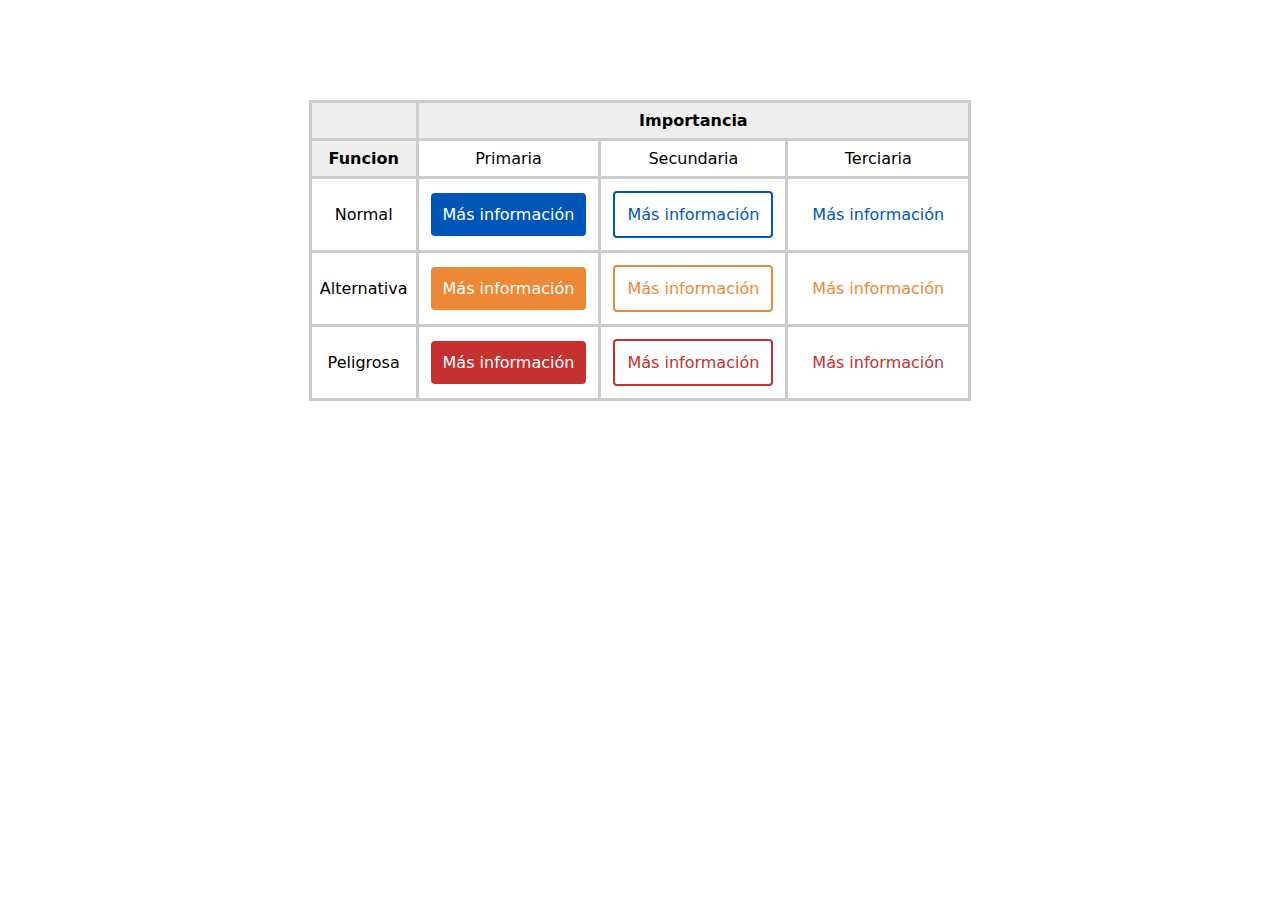
<file: ej1/index.html>
<!DOCTYPE html>
<html lang="en">
<head>
    <meta charset="UTF-8">
    <meta http-equiv="X-UA-Compatible" content="IE=edge">
    <meta name="viewport" content="width=device-width, initial-scale=1.0">
    <title>Document</title>

    <link rel="stylesheet" href="style.css">
</head>
<body>
    <table  class="table align-center">
        <tr class="fill-grey">
            <td></td>
            <td colspan="3" class="bold padding-8">Importancia</td>
        
        </tr>
        <tr>
            <td class="bold fill-grey">Funcion</td>
            <td class="padding-8">Primaria</td>
            <td class="padding-8">Secundaria</td>
            <td class="padding-8">Terciaria</td>
        </tr>
        <tr>
            <td class="padding-8">Normal</td>
            <td><a href="#" class="btn fill-blue font-white">Más información </a></td>
            <td><a href="#" class="btn border-blue font-blue ">Más información </a></td>
            <td><a href="#" class="btn font-blue">Más información </a></td>
        </tr>
        <tr>
            <td class="padding-8">Alternativa</td>
            <td><a href="#" class="btn fill-orange font-white">Más información </a></td>
            <td><a href="#" class="btn border-orange font-orange ">Más información </a></td>
            <td><a href="#" class="btn font-orange">Más información </a></td>
        </tr>
        <tr>
            <td class="padding-8">Peligrosa</td>
            <td><a href="#" class="btn fill-red font-white">Más información </a></td>
            <td><a href="#" class="btn border-red font-red">Más información </a></td>
            <td><a href="#" class="btn font-red">Más información </a></td>
        </tr>
    </table>
    
</body>
</html>
</file>
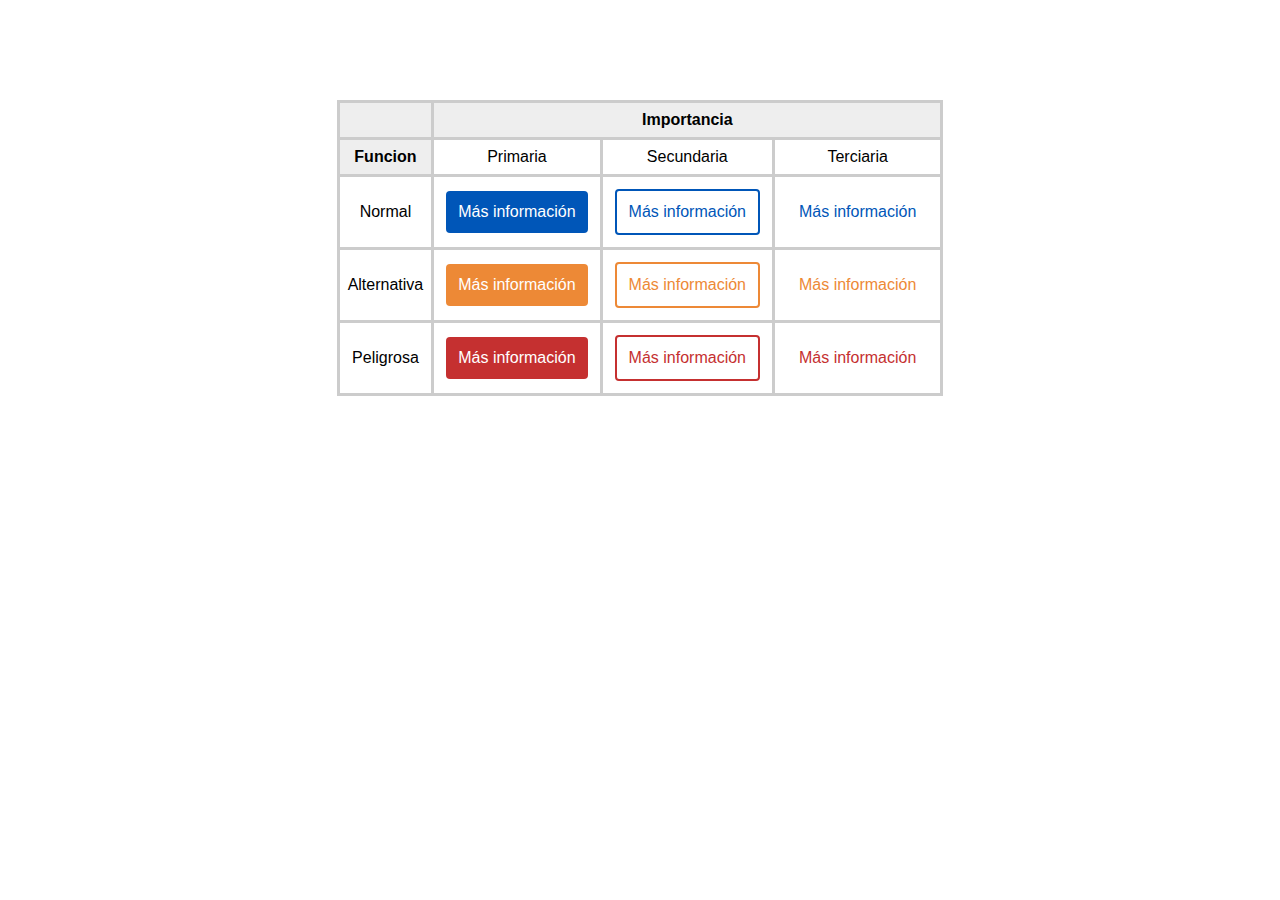
<file: ej2 reset css/index.html>
<!DOCTYPE html>
<html lang="en">
<head>
    <meta charset="UTF-8">
    <meta http-equiv="X-UA-Compatible" content="IE=edge">
    <meta name="viewport" content="width=device-width, initial-scale=1.0">
    <title>Document</title>

    <link rel="stylesheet" href="resetGVNG.css">
    <link rel="stylesheet" href="style.css">
    
    
</head>
<body>
    <table  class="table align-center">
        <tr class="fill-grey">
            <td></td>
            <td colspan="3" class="bold padding-8">Importancia</td>
        
        </tr>
        <tr>
            <td class="bold fill-grey">Funcion</td>
            <td class="padding-8">Primaria</td>
            <td class="padding-8">Secundaria</td>
            <td class="padding-8">Terciaria</td>
        </tr>
        <tr>
            <td class="padding-8">Normal</td>
            <td><a href="#" class="btn fill-blue font-white">Más información</a></td>
            <td><a href="#" class="btn border-blue font-blue ">Más información</a></td>
            <td><a href="#" class="btn font-blue">Más información</a></td>
        </tr>
        <tr>
            <td class="padding-8">Alternativa</td>
            <td><a href="#" class="btn fill-orange font-white">Más información</a></td>
            <td><a href="#" class="btn border-orange font-orange ">Más información</a></td>
            <td><a href="#" class="btn font-orange">Más información</a></td>
        </tr>
        <tr>
            <td class="padding-8">Peligrosa</td>
            <td><a href="#" class="btn fill-red font-white">Más información</a></td>
            <td><a href="#" class="btn border-red font-red">Más información</a></td>
            <td><a href="#" class="btn font-red">Más información</a></td>
        </tr>
    </table>
    
</body>
</html>
</file>
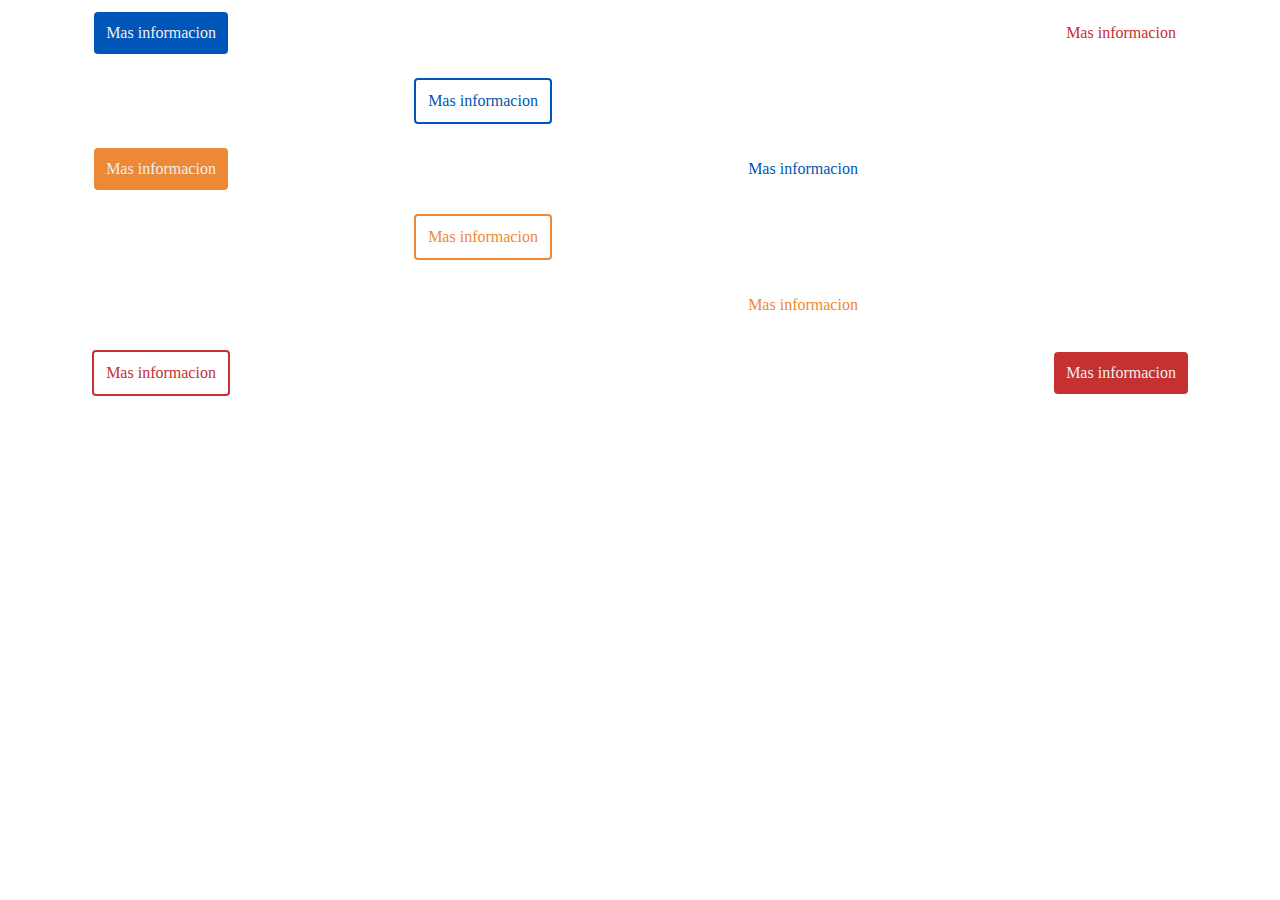
<file: ej3 grid btns/index.html>
<!DOCTYPE html>
<html lang="en">
<head>
    <meta charset="UTF-8">
    <meta http-equiv="X-UA-Compatible" content="IE=edge">
    <meta name="viewport" content="width=device-width, initial-scale=1.0">

    <link rel="stylesheet" href="resetGVNG.css">
    <link rel="stylesheet" href="style.css">

    <title>Document</title>
</head>
<body>
    <div class="contenedor">
        <div class="container btn1">
            <a href="#" class="btn fill-blue">Mas informacion</a>
        </div>

        <div class="container btn2">
            <a href="#" class="btn font-blue border-blue">Mas informacion</a>
        </div>

        <div class="container btn3">
            <a href="#" class="btn font-blue">Mas informacion</a>
        </div>

        <div class="container btn4">
            <a href="#" class="btn fill-orange">Mas informacion</a>
        </div>

        <div class="container btn5">
            <a href="#" class="btn font-orange border-orange">Mas informacion</a>
        </div>

        <div class="container btn6">
            <a href="#" class="btn font-orange">Mas informacion</a>
        </div>

        <div class="container btn7">
            <a href="#" class="btn fill-red">Mas informacion</a>
        </div>

        <div class="container btn8">
            <a href="#" class="btn font-red border-red">Mas informacion</a>
        </div>

        <div class="container btn9">
            <a href="#" class="btn font-red">Mas informacion</a>
        </div>

    </div>
    
</body>
</html>
</file>
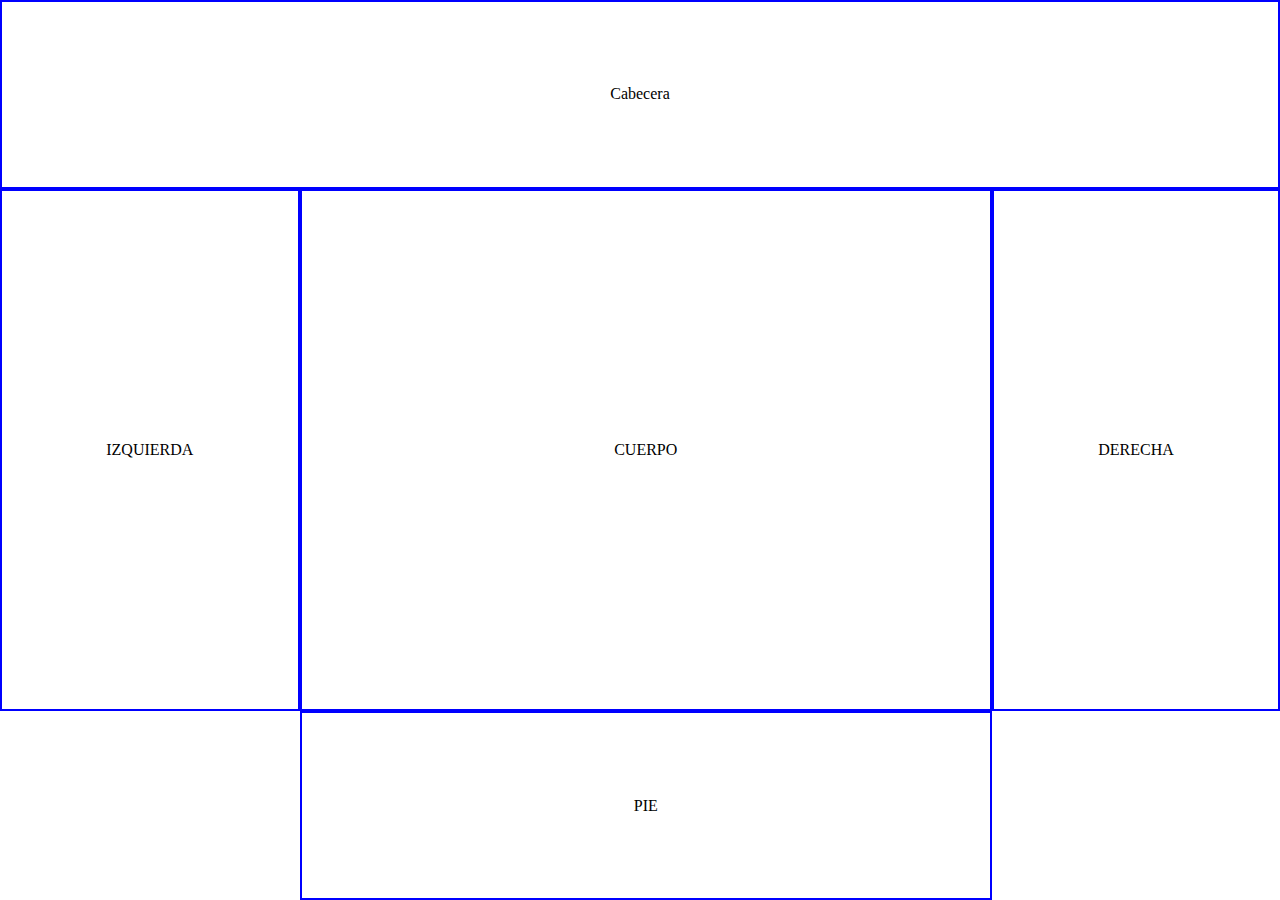
<file: ej3 grid/index.html>
<!DOCTYPE html>
<html lang="en">
<head>
    <meta charset="UTF-8">
    <meta http-equiv="X-UA-Compatible" content="IE=edge">
    <meta name="viewport" content="width=device-width, initial-scale=1.0">

    <link rel="stylesheet" href="resetGVNG.css">
    <link rel="stylesheet" href="style.css">

    <title>GRID</title>
</head>
<body>

    <div class="contenedor">
        <div class="cabecera">Cabecera</div>
        <div class="lateral-izquierdo">IZQUIERDA</div>
        <div class="cuerpo">CUERPO</div>
        <div class="lateral-derecho">DERECHA</div>
        <div class="pie">PIE</div>
    </div>
    
</body>
</html>
</file>
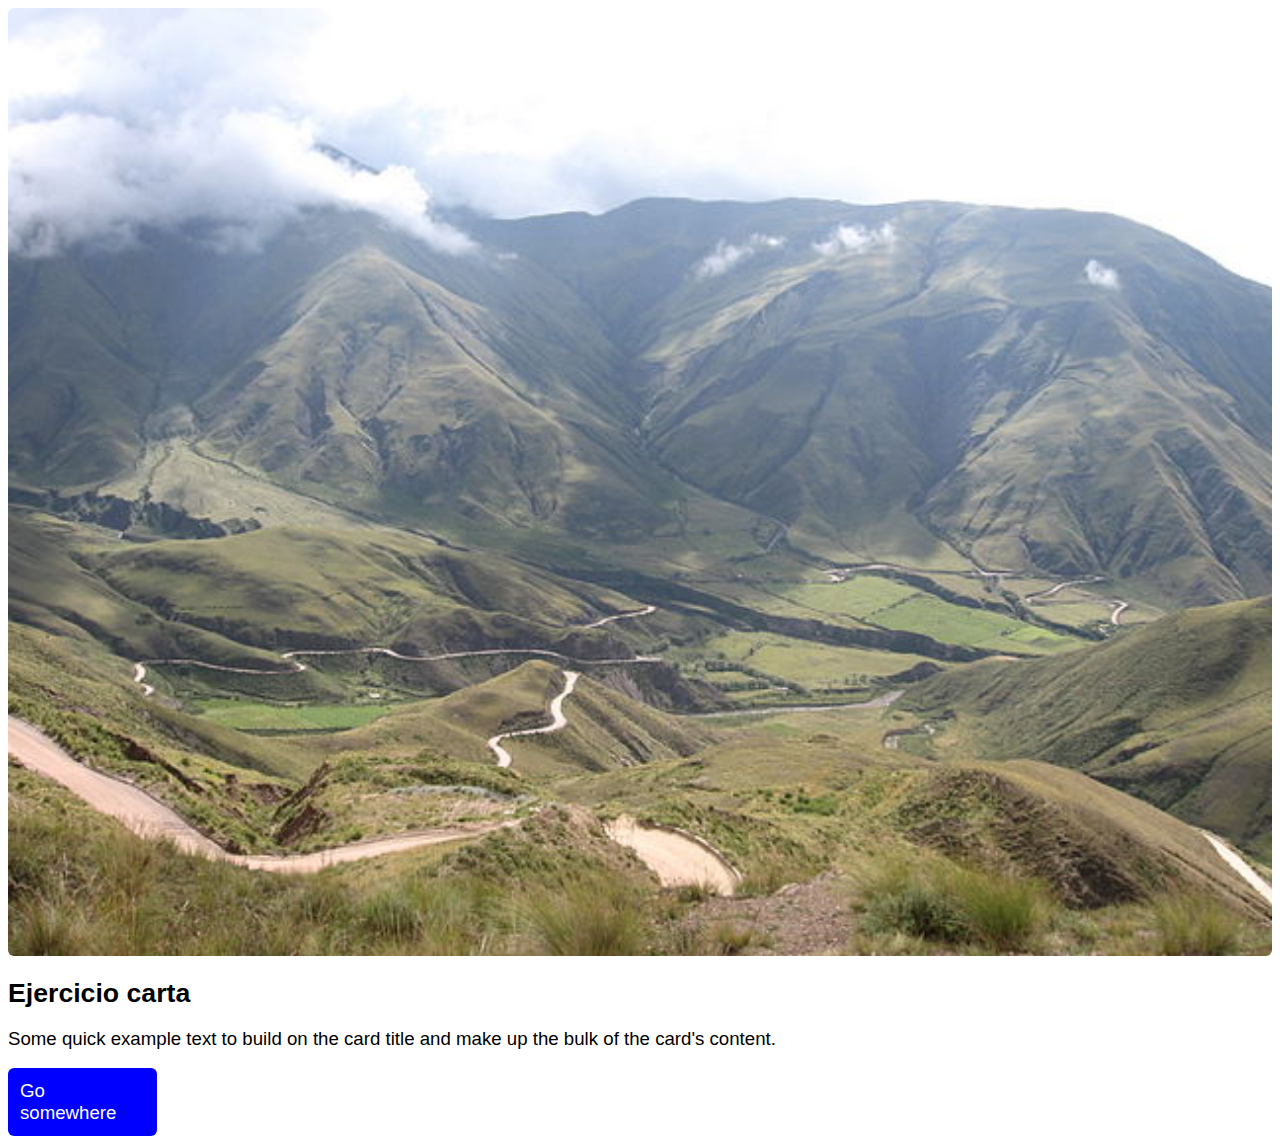
<file: ej4.b/index.html>
<!DOCTYPE html>
<html lang="en">
<head>
    <meta charset="UTF-8">
    <meta http-equiv="X-UA-Compatible" content="IE=edge">
    <meta name="viewport" content="width=device-width, initial-scale=1.0">
    
    <link rel="stylesheet" href="style.css">

    <title>Document</title>
</head>
<body>
    <div class="card">
        <img src="Cuesta_del_obispo_01.jpg" alt="" class="img">
        <div class="card-information">
            <h1 class="titulo">Ejercicio carta</h1>
            <p class="descripcion">Some quick example text to build on the card title and make up the bulk of the card's content.
            </p>
            <a href="" class="button">Go somewhere</a>
        </div>
    </div>
</body>
</html>
</file>
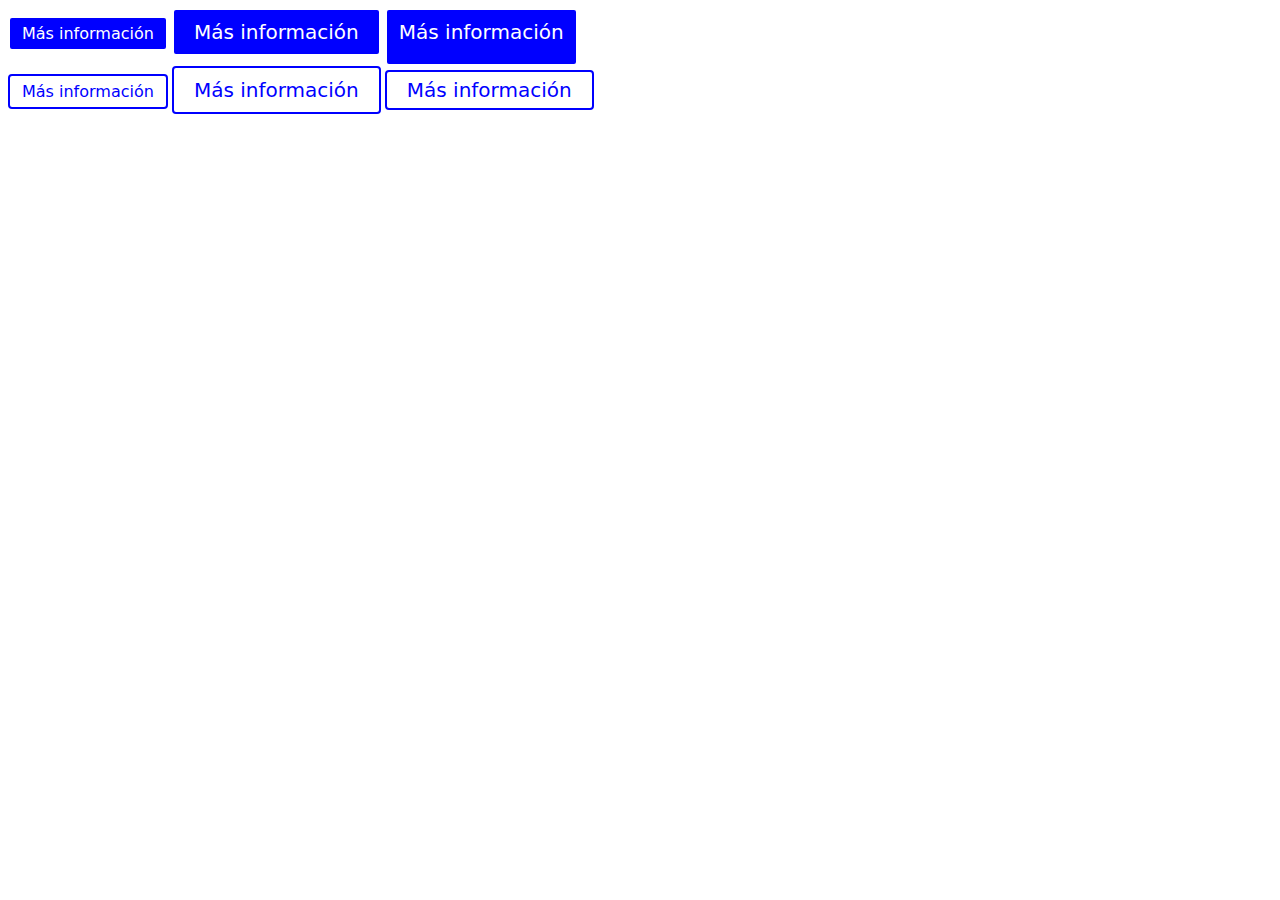
<file: ej5/index.html>
<!DOCTYPE html>
<html lang="en">
<head>
    <meta charset="UTF-8">
    <meta http-equiv="X-UA-Compatible" content="IE=edge">
    <meta name="viewport" content="width=device-width, initial-scale=1.0">
    <title>Tema 2 Ejercicio 5</title>
    <link rel="stylesheet" href="style.css"></link>
</head>
<body>
    <a href="#" class="c-btn">Más información</a>
    <a href="#" class="c-btn c-btn--size-lg">Más información</a>
    <a href="#" class="c-btn c--padding-horizontal-8 g--padding-vertical-5 g--font-size-5">Más información</a>
  <br>
    <a href="#" class="c-btn c-btn-secundario">Más información</a>
    <a href="#" class="c-btn c-btn-secundario c-btn--size-lg">Más información</a>
    <a href="#" class="c-btn c-btn-secundario g--padding-horizontal-8 g-padding-vertical-5 g--font-size-5">Más información</a>
</body>
</html>
</file>
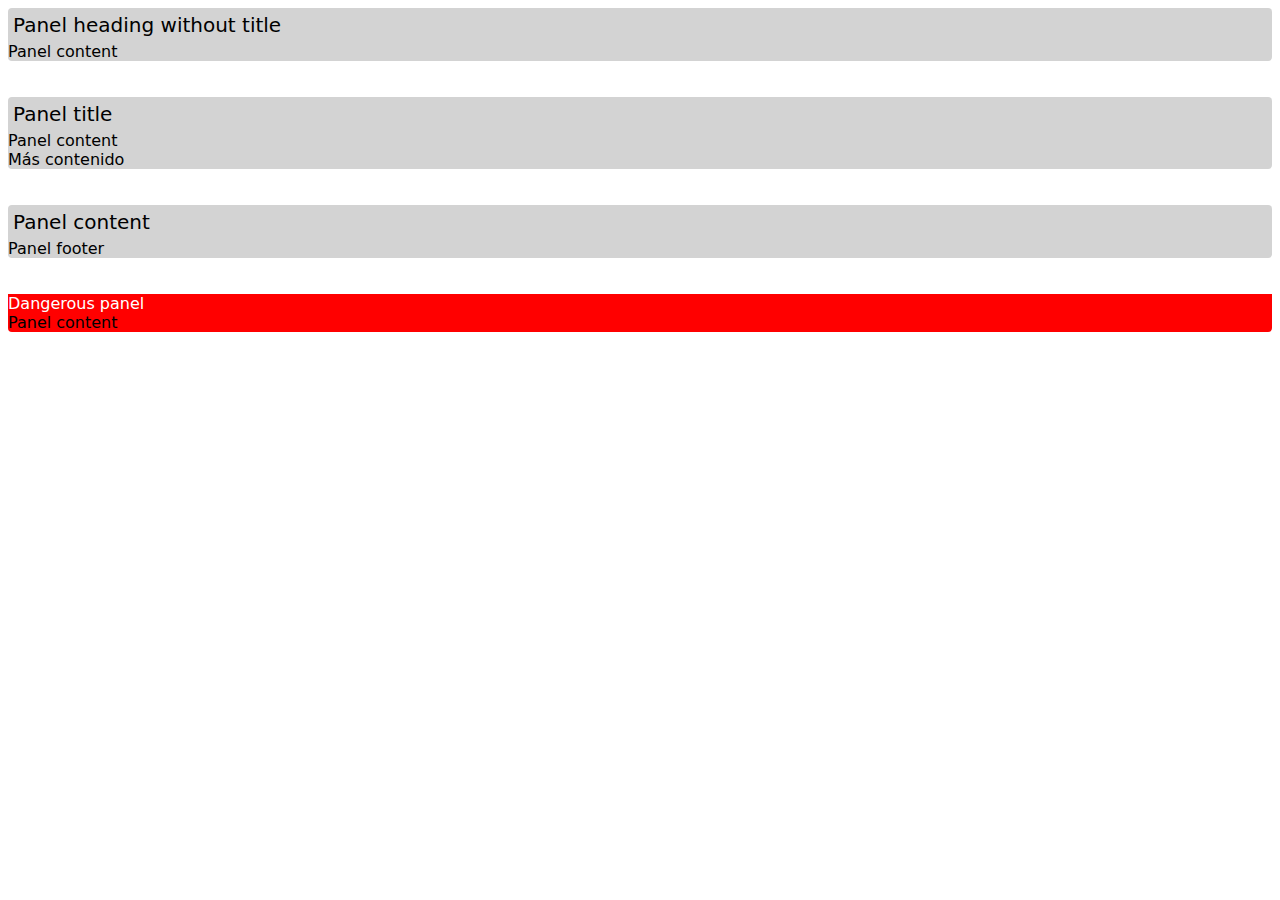
<file: ej6/index.html>
<!DOCTYPE html>
<html lang="en">
<head>
    <meta charset="UTF-8">
    <meta http-equiv="X-UA-Compatible" content="IE=edge">
    <meta name="viewport" content="width=device-width, initial-scale=1.0">
    <title>Tema 2 Ejercicio 6</title>

    <link rel="stylesheet" href="style.css"></link>
</head>
<body>
    <div class="c-panel">
        <div class="c-panel__heading">Panel heading without title</div>
        <div class="c-panel__content">
          Panel content
        </div>
      </div>
      <br>
      <br>
      <div class="c-panel">
        <div class="c-panel__heading">
          <a class="c-panel__title">Panel title</a>
        </div>
        <div class="c-panel__content">
          Panel content
          <br>
          Más contenido
        </div>
    </div>
    <br>
    <br>
    <div class="c-panel">
        <div class="c-panel__heading">Panel content</div>
        <div class="c-panel__content ">
          Panel footer
        </div>
      </div>
      <br>
      <br>
      <div class="c-panel-dangerous">
        <div class="c-panel_heading g--background-color">
          <a class="c-panel_title">Dangerous panel</a>
        </div>
        <div class="c-panel_content">
          Panel content
        </div>
    </div>

    <div class="c-panel-titulo">
      <a class=""
    </div>
</body>
</html>
</file>
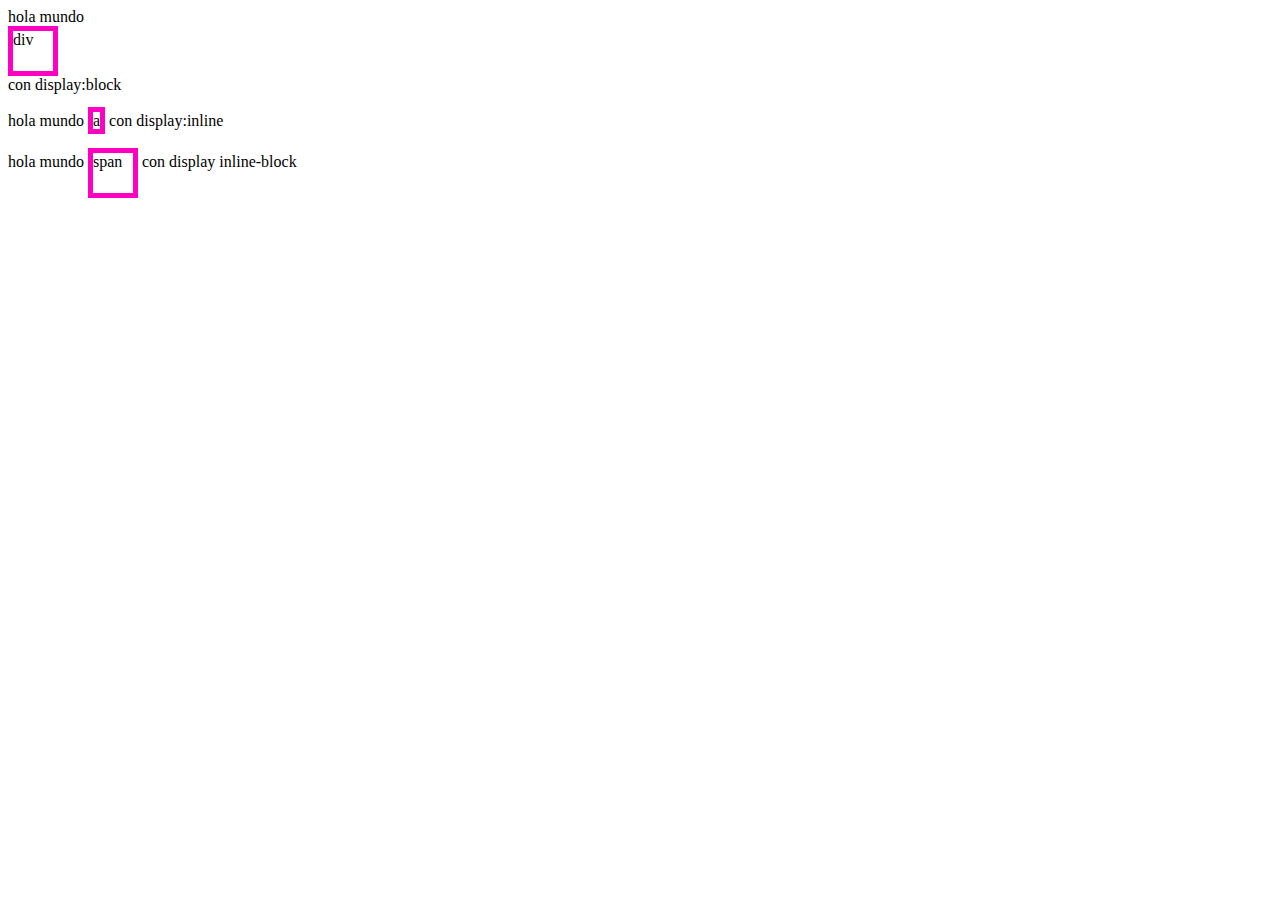
<file: ej_caja/index.html>
<!DOCTYPE html>
<html lang="en">
<head>
    <meta charset="UTF-8">
    <meta http-equiv="X-UA-Compatible" content="IE=edge">
    <meta name="viewport" content="width=device-width, initial-scale=1.0">
    <title>Ejercicio 5 botones box sizing</title>
</head>
<style>
    html {
    box-sizing: border-box;
  }

*, *:before, *:after {
    box-sizing: inherit;
    }

.mi_caja{
    width: 50px;
    height: 50px;
    border: 5px solid rgb(255, 0, 195);
    /* Al poner display block el span y el a se 
    comportan igual que el div (como un bloque) 
     display: block; */

    /* Al poner display inline-block todo está en la misma línea
       display: inline-block; */
}


</style>
<body>

    hola mundo <div class="mi_caja">div</div> con display:block
    <br></br>
    hola mundo <a class="mi_caja" style="display: inline">a</a> con display:inline
    <br></br>
    hola mundo <span class="mi_caja" style="display: inline-block">span</span> con display inline-block

</body>
</html>
</file>
<file: ej1/style.css>
*{
    margin: 0;
    padding: 0;
    box-sizing: border-box;
    font-family: system-ui, -apple-system, BlinkMacSystemFont, 'Segoe UI', Roboto, Oxygen, Ubuntu, Cantarell, 'Open Sans', 'Helvetica Neue', sans-serif;

}

table,tr, td {
    border-collapse: collapse;
    border: solid #cccccc;
}


.table{margin: 100px auto;}

.btn{
    display: inline-block;
    margin: 12px;
    padding: 12px;
    border-radius: 4px;

    /*Truquitos*/

    cursor: pointer;
    text-decoration: none;
    outline: none !important;
    opacity: 1;


    transition: background-color 0.5 ease,
                border-color 0.5 ease;
}



.padding-8{ padding:8px;}

.font-black{ color: black;}
.font-white{ color: white;}
.font-red{ color: #c53030;}
.font-blue{color: #0056b8;}
.font-orange{color: #ed8936;}


.fill-blue{background-color:#0056b8;}
.fill-red{background-color:#c53030;}
.fill-orange{background-color:#ed8936;}
.fill-grey{background-color: #eeeeee;}


.border-red{ border: #c53030 2px solid;}
.border-blue{ border: #0056b8 2px solid;}
.border-orange{ border: #ed8936 2px solid;}

.bold{ font-weight: bold;}

.align-center{text-align: center;}
</file>
<file: ej2 reset css/style.css>
body{font-family: 'Lucida Sans', 'Lucida Sans Regular', 'Lucida Grande', 'Lucida Sans Unicode', Geneva, Verdana, sans-serif;}

table,tr, td {
    
    border-collapse: collapse;
    border: solid #cccccc;
}


.table{margin: 100px auto;}

.btn{
    display: inline-block;
    margin: 12px;
    padding: 12px;
    border-radius: 4px;

    /*Truquitos*/

    cursor: pointer;
    text-decoration: none;
    outline: none !important;
    opacity: 1;


    transition: background-color 0.5 ease,
                border-color 0.5 ease;
}



.padding-8{ padding:8px;}

.font-black{ color: black;}
.font-white{ color: white;}
.font-red{ color: #c53030;}
.font-blue{color: #0056b8;}
.font-orange{color: #ed8936;}


.fill-blue{background-color:#0056b8;}
.fill-red{background-color:#c53030;}
.fill-orange{background-color:#ed8936;}
.fill-grey{background-color: #eeeeee;}


.border-red{ border: #c53030 2px solid;}
.border-blue{ border: #0056b8 2px solid;}
.border-orange{ border: #ed8936 2px solid;}

.bold{ font-weight: bold;}

.align-center{text-align: center;}
</file>
<file: ej3 grid btns/style.css>
.contenedor{

    display: grid;
    grid-template-areas: "btn1 . . btn9"
                         ". btn2 . ."
                         "btn4 . btn3 ."
                         ". btn5 . ."
                         ". . btn6 ."
                         "btn8 . . btn7";

}

.container{ margin:  auto;}

.btn{
    display: inline-block;
    margin: 12px;
    padding: 12px;
    border-radius: 4px;

    /*Truquitos*/

    cursor: pointer;
    text-decoration: none;
    outline: none !important;
    opacity: 1;

    color: #eeeeee;

}


.btn1{ grid-area: btn1;}
.btn2{ grid-area: btn2;}
.btn3{ grid-area: btn3;}
.btn4{ grid-area: btn4;}
.btn5{ grid-area: btn5;}
.btn6{ grid-area: btn6;}
.btn7{ grid-area: btn7;}
.btn8{ grid-area: btn8;}
.btn9{ grid-area: btn9;}


.padding-8{ padding:8px;}

.font-black{ color: black;}
.font-white{ color: white;}
.font-red{ color: #c53030;}
.font-blue{color: #0056b8;}
.font-orange{color: #ed8936;}


.fill-blue{background-color:#0056b8;}
.fill-red{background-color:#c53030;}
.fill-orange{background-color:#ed8936;}
.fill-grey{background-color: #eeeeee;}


.border-red{ border: #c53030 2px solid;}
.border-blue{ border: #0056b8 2px solid;}
.border-orange{ border: #ed8936 2px solid;}
</file>
<file: ej3 grid/style.css>
.contenedor{
    display: grid;
    grid-template-areas:  "cabecera cabecera cabecera cabecera cabecera"
                          "lateral-izquierdo cuerpo cuerpo cuerpo lateral-derecho"
                          "lateral-izquierdo cuerpo cuerpo cuerpo lateral-derecho"
                          "lateral-izquierdo cuerpo cuerpo cuerpo lateral-derecho"
                          ". pie pie pie .";
    height: 100vh;
}

.contenedor > div{
   
    display: flex;
    justify-content: center;
    align-items: center;
    border:  2px solid blue;
}


.cabecera{
    grid-area: cabecera;
}

.lateral-izquierdo{
    grid-area: lateral-izquierdo;
}

.lateral-derecho{
    grid-area: lateral-derecho;
}

.cuerpo{
    grid-area: cuerpo;
}

.pie{
    grid-area: pie; 
}
</file>
<file: ej4.b/style.css>
.c-card{

    width: 300px;
    border-radius: 6px;

    padding: 20px;
    border: 1px solid grey;
}
.img{
    width: 100%;
    border-radius: 6px;    

}
.button{
    display: block;
    font-size: 14pt;
    font-family: 'Segoe UI', Tahoma, Geneva, Verdana, sans-serif;
    text-decoration: none;
    color: white;
    background-color: blue;
    padding: 12px;
    border-radius: 6px;
    margin-top: 5px;
    width: 125px;
}
.descripcion{
    text-align: left;
    font-family: 'Segoe UI', Tahoma, Geneva, Verdana, sans-serif;
    font-size: 14pt;

}
.titulo{
    text-align: left;
    font-family: 'Segoe UI', Tahoma, Geneva, Verdana, sans-serif;
    font-size: 20pt;

}
</file>
<file: ej5/style.css>
.c-btn{
    display: inline-block;
    padding: 6px 12px;
    box-sizing: border-box;
    border-radius: 4px;
    cursor: pointer;
    opacity: 1;

    color: white;
    background-color: blue;

    text-decoration: none;
    font-size: 16px;
    font-family: system-ui, -apple-system, BlinkMacSystemFont, 'Segoe UI', Roboto, Oxygen, Ubuntu, Cantarell, 'Open Sans', 'Helvetica Neue', sans-serif;
    border: 2px solid;
}


.c-btn-secundario{
    background-color: white;
    color: blue;
}

.c-btn--size-lg{    
    font-size: 20px;

    padding-left: 20px;
    padding-right: 20px;    
    

    padding-top: 10px;
    padding-bottom: 10px;
}

.g--padding-horizontal-8{
    padding-right: 20px;
    padding-left: 20px;
}

.g--padding-vertical-5{
    padding-top: 10px;
    padding-bottom: 20px;
}

.g--font-size-5{
    font-size: 20px;
}
</file>
<file: ej6/style.css>
.c-panel {
  font-family: system-ui, -apple-system, BlinkMacSystemFont, "Segoe UI", Roboto, Oxygen, Ubuntu, Cantarell, "Open Sans", "Helvetica Neue", sans-serif;
  display: flex;
  flex-direction: column;
  border-radius: 4px;
  background-color: lightgrey;
}
.c-panel__heading {
  font-size: 20px;
  background-color: lightgray;
  margin: 5px;
}
.c-panel__body {
  font-size: 20px;
  background-color: white;
  margin: 2px;
}
.c-panel__footer {
  font-size: 20px;
  background-color: lightgray;
}

.c-panel-dangerous {
  font-family: system-ui, -apple-system, BlinkMacSystemFont, "Segoe UI", Roboto, Oxygen, Ubuntu, Cantarell, "Open Sans", "Helvetica Neue", sans-serif;
  display: flex;
  flex-direction: column;
  border-radius: 4px;
  background-color: red;
}

.g--background-color {
  background-color: red;
  color: white;
}/*# sourceMappingURL=style.css.map */
</file>
<file: ej2 reset css/resetGVNG.css>
/* Document
   ========================================================================== */

/**
 * 1. Correct the line height in all browsers.
 * 2. Prevent adjustments of font size after orientation changes in iOS.
 */

 html {
    line-height: 1.15; /* 1 */
    -webkit-text-size-adjust: 100%; /* 2 */
  }
  
  /* Sections
     ========================================================================== */
  
  /**
   * Remove the margin in all browsers.
   */
  
  body { 
    margin: 0;
    line-height: 1;

  }
  
  /**
   * Render the `main` element consistently in IE.
   */
  
  main {display: block;}
  
  /**
   * Correct the font size and margin on `h1` elements within `section` and
   * `article` contexts in Chrome, Firefox, and Safari.
   */
  
  h1 {
    font-size: 2em;
    margin: 0.67em 0;
  }
  
  /* Grouping content
     ========================================================================== */
  
  /**
   * 1. Add the correct box sizing in Firefox.
   * 2. Show the overflow in Edge and IE.
   */
  
  hr {
    box-sizing: content-box; /* 1 */
    height: 0; /* 1 */
    overflow: visible; /* 2 */
  }
  
  /**
   * 1. Correct the inheritance and scaling of font size in all browsers.
   * 2. Correct the odd `em` font sizing in all browsers.
   */
  
  pre {
    font-family: monospace, monospace; /* 1 */
    font-size: 1em; /* 2 */
  }
  
  /* Text-level semantics
     ========================================================================== */
  
  /**
   * Remove the gray background on active links in IE 10.
   */
  
  a { background-color: transparent;}
  
  /**
   * 1. Remove the bottom border in Chrome 57-
   * 2. Add the correct text decoration in Chrome, Edge, IE, Opera, and Safari.
   */
  
  abbr[title] {
    border-bottom: none; /* 1 */
    text-decoration: underline; /* 2 */
    text-decoration: underline dotted; /* 2 */
  }
  
  /**
   * Add the correct font weight in Chrome, Edge, and Safari.
   */
  
  b, strong {font-weight: bolder;}
  
  /**
   * 1. Correct the inheritance and scaling of font size in all browsers.
   * 2. Correct the odd `em` font sizing in all browsers.
   */
  
  code,
  kbd,
  samp {
    font-family: monospace, monospace; /* 1 */
    font-size: 1em; /* 2 */
  }
  
  /**
   * Add the correct font size in all browsers.
   */
  
  small { font-size: 80%;}
  
  /**
   * Prevent `sub` and `sup` elements from affecting the line height in
   * all browsers.
   */
  
  sub,
  sup {
    font-size: 75%;
    line-height: 0;
    position: relative;
    vertical-align: baseline;
  }
  
  sub { bottom: -0.25em;}
  
  sup { top: -0.5em;}
  
  /* Embedded content
     ========================================================================== */
  
  /**
   * Remove the border on images inside links in IE 10.
   */
  
  img { border-style: none;}
  
  /* Forms
     ========================================================================== */
  
  /**
   * 1. Change the font styles in all browsers.
   * 2. Remove the margin in Firefox and Safari.
   */
  
  button,
  input,
  optgroup,
  select,
  textarea {
    font-family: inherit; /* 1 */
    font-size: 100%; /* 1 */
    line-height: 1.15; /* 1 */
    margin: 0; /* 2 */
  }
  
  /**
   * Show the overflow in IE.
   * 1. Show the overflow in Edge.
   */
  
  button,
  input { /* 1 */
    overflow: visible;
  }
  
  /**
   * Remove the inheritance of text transform in Edge, Firefox, and IE.
   * 1. Remove the inheritance of text transform in Firefox.
   */
  
  button,
  select { /* 1 */
    text-transform: none;
  }
  
  /**
   * Correct the inability to style clickable types in iOS and Safari.
   */
  
  button,
  [type="button"],
  [type="reset"],
  [type="submit"] {
    -webkit-appearance: button;
  }
  
  /**
   * Remove the inner border and padding in Firefox.
   */
  
  button::-moz-focus-inner,
  [type="button"]::-moz-focus-inner,
  [type="reset"]::-moz-focus-inner,
  [type="submit"]::-moz-focus-inner {
    border-style: none;
    padding: 0;
  }
  
  /**
   * Restore the focus styles unset by the previous rule.
   */
  
  button:-moz-focusring,
  [type="button"]:-moz-focusring,
  [type="reset"]:-moz-focusring,
  [type="submit"]:-moz-focusring {
    outline: 1px dotted ButtonText;
  }
  
  /**
   * Correct the padding in Firefox.
   */
  
  fieldset {
    padding: 0.35em 0.75em 0.625em;
  }
  
  /**
   * 1. Correct the text wrapping in Edge and IE.
   * 2. Correct the color inheritance from `fieldset` elements in IE.
   * 3. Remove the padding so developers are not caught out when they zero out
   *    `fieldset` elements in all browsers.
   */
  
  legend {
    box-sizing: border-box; /* 1 */
    color: inherit; /* 2 */
    display: table; /* 1 */
    max-width: 100%; /* 1 */
    padding: 0; /* 3 */
    white-space: normal; /* 1 */
  }
  
  /**
   * Add the correct vertical alignment in Chrome, Firefox, and Opera.
   */
  
  progress {
    vertical-align: baseline;
  }
  
  /**
   * Remove the default vertical scrollbar in IE 10+.
   */
  
  textarea {
    overflow: auto;
  }
  
  /**
   * 1. Add the correct box sizing in IE 10.
   * 2. Remove the padding in IE 10.
   */
  
  [type="checkbox"],
  [type="radio"] {
    box-sizing: border-box; /* 1 */
    padding: 0; /* 2 */
  }
  
  /**
   * Correct the cursor style of increment and decrement buttons in Chrome.
   */
  
  [type="number"]::-webkit-inner-spin-button,
  [type="number"]::-webkit-outer-spin-button {
    height: auto;
  }
  
  /**
   * 1. Correct the odd appearance in Chrome and Safari.
   * 2. Correct the outline style in Safari.
   */
  
  [type="search"] {
    -webkit-appearance: textfield; /* 1 */
    outline-offset: -2px; /* 2 */
  }
  
  /**
   * Remove the inner padding in Chrome and Safari on macOS.
   */
  
  [type="search"]::-webkit-search-decoration {
    -webkit-appearance: none;
  }
  
  /**
   * 1. Correct the inability to style clickable types in iOS and Safari.
   * 2. Change font properties to `inherit` in Safari.
   */
  
  ::-webkit-file-upload-button {
    -webkit-appearance: button; /* 1 */
    font: inherit; /* 2 */
  }
  
  /* Interactive
     ========================================================================== */
  
  /*
   * Add the correct display in Edge, IE 10+, and Firefox.
   */
  
  details {
    display: block;
  }
  
  /*
   * Add the correct display in all browsers.
   */
  
  summary {
    display: list-item;
  }
  
  /* Misc
     ========================================================================== */
  
  /**
   * Add the correct display in IE 10+.
   */
  
  template {
    display: none;
  }
  
  /**
   * Add the correct display in IE 10.
   */
  
  [hidden] {
    display: none;
  }



html, body, div, span, applet, object, iframe,
h1, h2, h3, h4, h5, h6, p, blockquote, pre,
a, abbr, acronym, address, big, cite, code,
del, dfn, em, img, ins, kbd, q, s, samp,
small, strike, strong, sub, sup, tt, var,
b, u, i, center,
dl, dt, dd, ol, ul, li,
fieldset, form, label, legend,
table, caption, tbody, tfoot, thead, tr, th, td,
article, aside, canvas, details, embed, 
figure, figcaption, footer, header, hgroup, 
menu, nav, output, ruby, section, summary,
time, mark, audio, video {
	margin: 0;
	padding: 0;
	border: 0;
	font-size: 100%;
	font: inherit;
	vertical-align: baseline;
}
/* HTML5 display-role reset for older browsers */
article, aside, details, figcaption, figure, 
footer, header, hgroup, menu, nav, section {
	display: block;
}
ol, ul {
	list-style: none;
}
blockquote, q {
	quotes: none;
}
blockquote:before, blockquote:after,
q:before, q:after {
	content: '';
	content: none;
}
table {
	border-collapse: collapse;
	border-spacing: 0;
}
</file>
<file: ej3 grid btns/resetGVNG.css>
/* Document
   ========================================================================== */

/**
 * 1. Correct the line height in all browsers.
 * 2. Prevent adjustments of font size after orientation changes in iOS.
 */

 html {
    line-height: 1.15; /* 1 */
    -webkit-text-size-adjust: 100%; /* 2 */
  }
  
  /* Sections
     ========================================================================== */
  
  /**
   * Remove the margin in all browsers.
   */
  
  body { 
    margin: 0;
    line-height: 1;

  }
  
  /**
   * Render the `main` element consistently in IE.
   */
  
  main {display: block;}
  
  /**
   * Correct the font size and margin on `h1` elements within `section` and
   * `article` contexts in Chrome, Firefox, and Safari.
   */
  
  h1 {
    font-size: 2em;
    margin: 0.67em 0;
  }
  
  /* Grouping content
     ========================================================================== */
  
  /**
   * 1. Add the correct box sizing in Firefox.
   * 2. Show the overflow in Edge and IE.
   */
  
  hr {
    box-sizing: content-box; /* 1 */
    height: 0; /* 1 */
    overflow: visible; /* 2 */
  }
  
  /**
   * 1. Correct the inheritance and scaling of font size in all browsers.
   * 2. Correct the odd `em` font sizing in all browsers.
   */
  
  pre {
    font-family: monospace, monospace; /* 1 */
    font-size: 1em; /* 2 */
  }
  
  /* Text-level semantics
     ========================================================================== */
  
  /**
   * Remove the gray background on active links in IE 10.
   */
  
  a { background-color: transparent;}
  
  /**
   * 1. Remove the bottom border in Chrome 57-
   * 2. Add the correct text decoration in Chrome, Edge, IE, Opera, and Safari.
   */
  
  abbr[title] {
    border-bottom: none; /* 1 */
    text-decoration: underline; /* 2 */
    text-decoration: underline dotted; /* 2 */
  }
  
  /**
   * Add the correct font weight in Chrome, Edge, and Safari.
   */
  
  b, strong {font-weight: bolder;}
  
  /**
   * 1. Correct the inheritance and scaling of font size in all browsers.
   * 2. Correct the odd `em` font sizing in all browsers.
   */
  
  code,
  kbd,
  samp {
    font-family: monospace, monospace; /* 1 */
    font-size: 1em; /* 2 */
  }
  
  /**
   * Add the correct font size in all browsers.
   */
  
  small { font-size: 80%;}
  
  /**
   * Prevent `sub` and `sup` elements from affecting the line height in
   * all browsers.
   */
  
  sub,
  sup {
    font-size: 75%;
    line-height: 0;
    position: relative;
    vertical-align: baseline;
  }
  
  sub { bottom: -0.25em;}
  
  sup { top: -0.5em;}
  
  /* Embedded content
     ========================================================================== */
  
  /**
   * Remove the border on images inside links in IE 10.
   */
  
  img { border-style: none;}
  
  /* Forms
     ========================================================================== */
  
  /**
   * 1. Change the font styles in all browsers.
   * 2. Remove the margin in Firefox and Safari.
   */
  
  button,
  input,
  optgroup,
  select,
  textarea {
    font-family: inherit; /* 1 */
    font-size: 100%; /* 1 */
    line-height: 1.15; /* 1 */
    margin: 0; /* 2 */
  }
  
  /**
   * Show the overflow in IE.
   * 1. Show the overflow in Edge.
   */
  
  button,
  input { /* 1 */
    overflow: visible;
  }
  
  /**
   * Remove the inheritance of text transform in Edge, Firefox, and IE.
   * 1. Remove the inheritance of text transform in Firefox.
   */
  
  button,
  select { /* 1 */
    text-transform: none;
  }
  
  /**
   * Correct the inability to style clickable types in iOS and Safari.
   */
  
  button,
  [type="button"],
  [type="reset"],
  [type="submit"] {
    -webkit-appearance: button;
  }
  
  /**
   * Remove the inner border and padding in Firefox.
   */
  
  button::-moz-focus-inner,
  [type="button"]::-moz-focus-inner,
  [type="reset"]::-moz-focus-inner,
  [type="submit"]::-moz-focus-inner {
    border-style: none;
    padding: 0;
  }
  
  /**
   * Restore the focus styles unset by the previous rule.
   */
  
  button:-moz-focusring,
  [type="button"]:-moz-focusring,
  [type="reset"]:-moz-focusring,
  [type="submit"]:-moz-focusring {
    outline: 1px dotted ButtonText;
  }
  
  /**
   * Correct the padding in Firefox.
   */
  
  fieldset {
    padding: 0.35em 0.75em 0.625em;
  }
  
  /**
   * 1. Correct the text wrapping in Edge and IE.
   * 2. Correct the color inheritance from `fieldset` elements in IE.
   * 3. Remove the padding so developers are not caught out when they zero out
   *    `fieldset` elements in all browsers.
   */
  
  legend {
    box-sizing: border-box; /* 1 */
    color: inherit; /* 2 */
    display: table; /* 1 */
    max-width: 100%; /* 1 */
    padding: 0; /* 3 */
    white-space: normal; /* 1 */
  }
  
  /**
   * Add the correct vertical alignment in Chrome, Firefox, and Opera.
   */
  
  progress {
    vertical-align: baseline;
  }
  
  /**
   * Remove the default vertical scrollbar in IE 10+.
   */
  
  textarea {
    overflow: auto;
  }
  
  /**
   * 1. Add the correct box sizing in IE 10.
   * 2. Remove the padding in IE 10.
   */
  
  [type="checkbox"],
  [type="radio"] {
    box-sizing: border-box; /* 1 */
    padding: 0; /* 2 */
  }
  
  /**
   * Correct the cursor style of increment and decrement buttons in Chrome.
   */
  
  [type="number"]::-webkit-inner-spin-button,
  [type="number"]::-webkit-outer-spin-button {
    height: auto;
  }
  
  /**
   * 1. Correct the odd appearance in Chrome and Safari.
   * 2. Correct the outline style in Safari.
   */
  
  [type="search"] {
    -webkit-appearance: textfield; /* 1 */
    outline-offset: -2px; /* 2 */
  }
  
  /**
   * Remove the inner padding in Chrome and Safari on macOS.
   */
  
  [type="search"]::-webkit-search-decoration {
    -webkit-appearance: none;
  }
  
  /**
   * 1. Correct the inability to style clickable types in iOS and Safari.
   * 2. Change font properties to `inherit` in Safari.
   */
  
  ::-webkit-file-upload-button {
    -webkit-appearance: button; /* 1 */
    font: inherit; /* 2 */
  }
  
  /* Interactive
     ========================================================================== */
  
  /*
   * Add the correct display in Edge, IE 10+, and Firefox.
   */
  
  details {
    display: block;
  }
  
  /*
   * Add the correct display in all browsers.
   */
  
  summary {
    display: list-item;
  }
  
  /* Misc
     ========================================================================== */
  
  /**
   * Add the correct display in IE 10+.
   */
  
  template {
    display: none;
  }
  
  /**
   * Add the correct display in IE 10.
   */
  
  [hidden] {
    display: none;
  }



html, body, div, span, applet, object, iframe,
h1, h2, h3, h4, h5, h6, p, blockquote, pre,
a, abbr, acronym, address, big, cite, code,
del, dfn, em, img, ins, kbd, q, s, samp,
small, strike, strong, sub, sup, tt, var,
b, u, i, center,
dl, dt, dd, ol, ul, li,
fieldset, form, label, legend,
table, caption, tbody, tfoot, thead, tr, th, td,
article, aside, canvas, details, embed, 
figure, figcaption, footer, header, hgroup, 
menu, nav, output, ruby, section, summary,
time, mark, audio, video {
	margin: 0;
	padding: 0;
	border: 0;
	font-size: 100%;
	font: inherit;
	vertical-align: baseline;
}
/* HTML5 display-role reset for older browsers */
article, aside, details, figcaption, figure, 
footer, header, hgroup, menu, nav, section {
	display: block;
}
ol, ul {
	list-style: none;
}
blockquote, q {
	quotes: none;
}
blockquote:before, blockquote:after,
q:before, q:after {
	content: '';
	content: none;
}
table {
	border-collapse: collapse;
	border-spacing: 0;
}
</file>
<file: ej3 grid/resetGVNG.css>
/* Document
   ========================================================================== */

/**
 * 1. Correct the line height in all browsers.
 * 2. Prevent adjustments of font size after orientation changes in iOS.
 */

 html {
    line-height: 1.15; /* 1 */
    -webkit-text-size-adjust: 100%; /* 2 */
  }
  
  /* Sections
     ========================================================================== */
  
  /**
   * Remove the margin in all browsers.
   */
  
  body { 
    margin: 0;
    line-height: 1;

  }
  
  /**
   * Render the `main` element consistently in IE.
   */
  
  main {display: block;}
  
  /**
   * Correct the font size and margin on `h1` elements within `section` and
   * `article` contexts in Chrome, Firefox, and Safari.
   */
  
  h1 {
    font-size: 2em;
    margin: 0.67em 0;
  }
  
  /* Grouping content
     ========================================================================== */
  
  /**
   * 1. Add the correct box sizing in Firefox.
   * 2. Show the overflow in Edge and IE.
   */
  
  hr {
    box-sizing: content-box; /* 1 */
    height: 0; /* 1 */
    overflow: visible; /* 2 */
  }
  
  /**
   * 1. Correct the inheritance and scaling of font size in all browsers.
   * 2. Correct the odd `em` font sizing in all browsers.
   */
  
  pre {
    font-family: monospace, monospace; /* 1 */
    font-size: 1em; /* 2 */
  }
  
  /* Text-level semantics
     ========================================================================== */
  
  /**
   * Remove the gray background on active links in IE 10.
   */
  
  a { background-color: transparent;}
  
  /**
   * 1. Remove the bottom border in Chrome 57-
   * 2. Add the correct text decoration in Chrome, Edge, IE, Opera, and Safari.
   */
  
  abbr[title] {
    border-bottom: none; /* 1 */
    text-decoration: underline; /* 2 */
    text-decoration: underline dotted; /* 2 */
  }
  
  /**
   * Add the correct font weight in Chrome, Edge, and Safari.
   */
  
  b, strong {font-weight: bolder;}
  
  /**
   * 1. Correct the inheritance and scaling of font size in all browsers.
   * 2. Correct the odd `em` font sizing in all browsers.
   */
  
  code,
  kbd,
  samp {
    font-family: monospace, monospace; /* 1 */
    font-size: 1em; /* 2 */
  }
  
  /**
   * Add the correct font size in all browsers.
   */
  
  small { font-size: 80%;}
  
  /**
   * Prevent `sub` and `sup` elements from affecting the line height in
   * all browsers.
   */
  
  sub,
  sup {
    font-size: 75%;
    line-height: 0;
    position: relative;
    vertical-align: baseline;
  }
  
  sub { bottom: -0.25em;}
  
  sup { top: -0.5em;}
  
  /* Embedded content
     ========================================================================== */
  
  /**
   * Remove the border on images inside links in IE 10.
   */
  
  img { border-style: none;}
  
  /* Forms
     ========================================================================== */
  
  /**
   * 1. Change the font styles in all browsers.
   * 2. Remove the margin in Firefox and Safari.
   */
  
  button,
  input,
  optgroup,
  select,
  textarea {
    font-family: inherit; /* 1 */
    font-size: 100%; /* 1 */
    line-height: 1.15; /* 1 */
    margin: 0; /* 2 */
  }
  
  /**
   * Show the overflow in IE.
   * 1. Show the overflow in Edge.
   */
  
  button,
  input { /* 1 */
    overflow: visible;
  }
  
  /**
   * Remove the inheritance of text transform in Edge, Firefox, and IE.
   * 1. Remove the inheritance of text transform in Firefox.
   */
  
  button,
  select { /* 1 */
    text-transform: none;
  }
  
  /**
   * Correct the inability to style clickable types in iOS and Safari.
   */
  
  button,
  [type="button"],
  [type="reset"],
  [type="submit"] {
    -webkit-appearance: button;
  }
  
  /**
   * Remove the inner border and padding in Firefox.
   */
  
  button::-moz-focus-inner,
  [type="button"]::-moz-focus-inner,
  [type="reset"]::-moz-focus-inner,
  [type="submit"]::-moz-focus-inner {
    border-style: none;
    padding: 0;
  }
  
  /**
   * Restore the focus styles unset by the previous rule.
   */
  
  button:-moz-focusring,
  [type="button"]:-moz-focusring,
  [type="reset"]:-moz-focusring,
  [type="submit"]:-moz-focusring {
    outline: 1px dotted ButtonText;
  }
  
  /**
   * Correct the padding in Firefox.
   */
  
  fieldset {
    padding: 0.35em 0.75em 0.625em;
  }
  
  /**
   * 1. Correct the text wrapping in Edge and IE.
   * 2. Correct the color inheritance from `fieldset` elements in IE.
   * 3. Remove the padding so developers are not caught out when they zero out
   *    `fieldset` elements in all browsers.
   */
  
  legend {
    box-sizing: border-box; /* 1 */
    color: inherit; /* 2 */
    display: table; /* 1 */
    max-width: 100%; /* 1 */
    padding: 0; /* 3 */
    white-space: normal; /* 1 */
  }
  
  /**
   * Add the correct vertical alignment in Chrome, Firefox, and Opera.
   */
  
  progress {
    vertical-align: baseline;
  }
  
  /**
   * Remove the default vertical scrollbar in IE 10+.
   */
  
  textarea {
    overflow: auto;
  }
  
  /**
   * 1. Add the correct box sizing in IE 10.
   * 2. Remove the padding in IE 10.
   */
  
  [type="checkbox"],
  [type="radio"] {
    box-sizing: border-box; /* 1 */
    padding: 0; /* 2 */
  }
  
  /**
   * Correct the cursor style of increment and decrement buttons in Chrome.
   */
  
  [type="number"]::-webkit-inner-spin-button,
  [type="number"]::-webkit-outer-spin-button {
    height: auto;
  }
  
  /**
   * 1. Correct the odd appearance in Chrome and Safari.
   * 2. Correct the outline style in Safari.
   */
  
  [type="search"] {
    -webkit-appearance: textfield; /* 1 */
    outline-offset: -2px; /* 2 */
  }
  
  /**
   * Remove the inner padding in Chrome and Safari on macOS.
   */
  
  [type="search"]::-webkit-search-decoration {
    -webkit-appearance: none;
  }
  
  /**
   * 1. Correct the inability to style clickable types in iOS and Safari.
   * 2. Change font properties to `inherit` in Safari.
   */
  
  ::-webkit-file-upload-button {
    -webkit-appearance: button; /* 1 */
    font: inherit; /* 2 */
  }
  
  /* Interactive
     ========================================================================== */
  
  /*
   * Add the correct display in Edge, IE 10+, and Firefox.
   */
  
  details {
    display: block;
  }
  
  /*
   * Add the correct display in all browsers.
   */
  
  summary {
    display: list-item;
  }
  
  /* Misc
     ========================================================================== */
  
  /**
   * Add the correct display in IE 10+.
   */
  
  template {
    display: none;
  }
  
  /**
   * Add the correct display in IE 10.
   */
  
  [hidden] {
    display: none;
  }



html, body, div, span, applet, object, iframe,
h1, h2, h3, h4, h5, h6, p, blockquote, pre,
a, abbr, acronym, address, big, cite, code,
del, dfn, em, img, ins, kbd, q, s, samp,
small, strike, strong, sub, sup, tt, var,
b, u, i, center,
dl, dt, dd, ol, ul, li,
fieldset, form, label, legend,
table, caption, tbody, tfoot, thead, tr, th, td,
article, aside, canvas, details, embed, 
figure, figcaption, footer, header, hgroup, 
menu, nav, output, ruby, section, summary,
time, mark, audio, video {
	margin: 0;
	padding: 0;
	border: 0;
	font-size: 100%;
	font: inherit;
	vertical-align: baseline;
}
/* HTML5 display-role reset for older browsers */
article, aside, details, figcaption, figure, 
footer, header, hgroup, menu, nav, section {
	display: block;
}
ol, ul {
	list-style: none;
}
blockquote, q {
	quotes: none;
}
blockquote:before, blockquote:after,
q:before, q:after {
	content: '';
	content: none;
}
table {
	border-collapse: collapse;
	border-spacing: 0;
}
</file>
